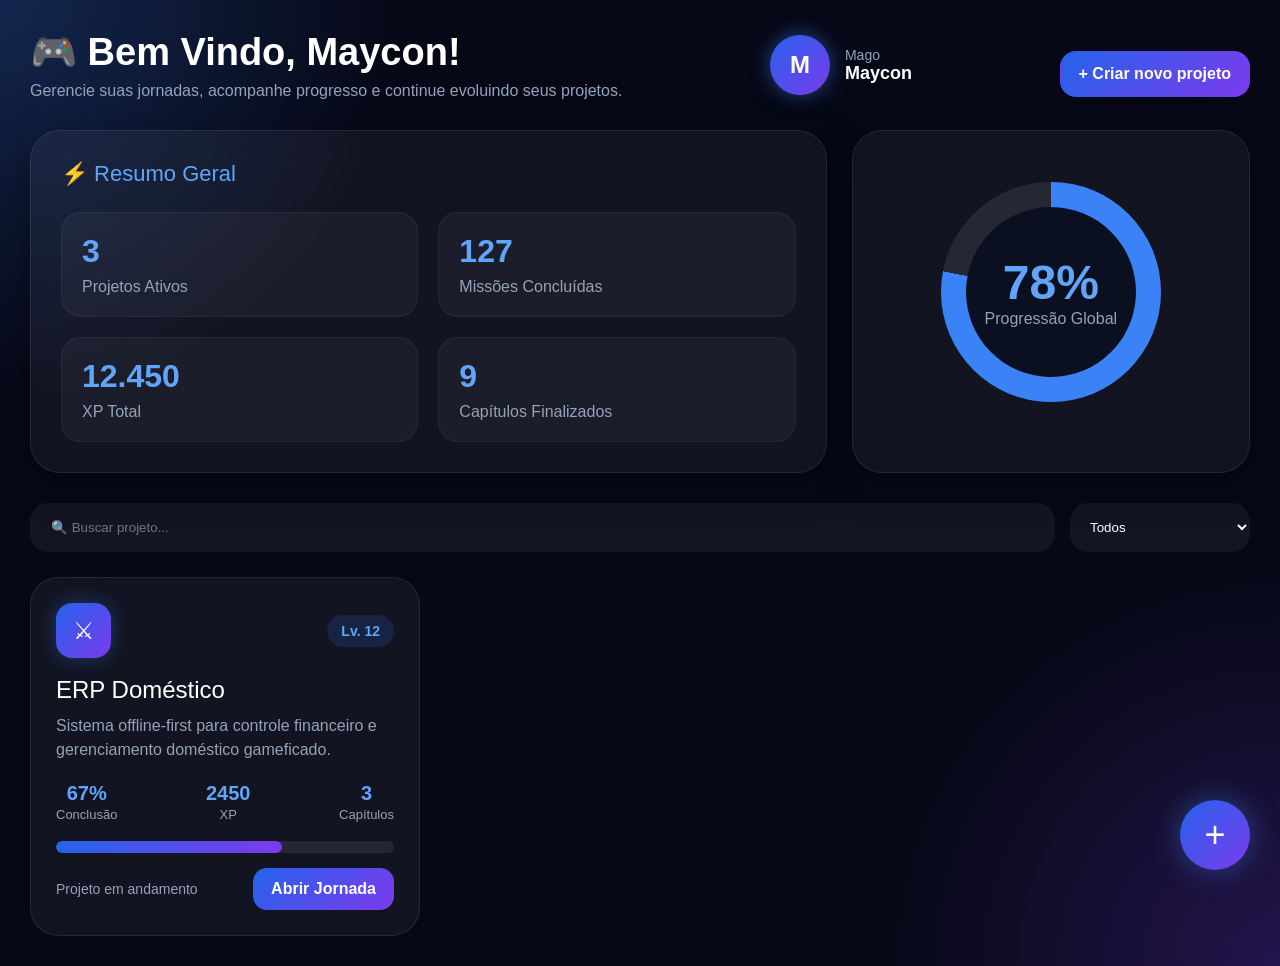
<file: index.html>
<!DOCTYPE html>
<html lang="pt-BR">
<head>
  <meta charset="UTF-8" />
  <meta name="viewport" content="width=device-width, initial-scale=1.0"/>
  <title>Mestre Dashboard</title>

  <style>

    *{
      margin:0;
      padding:0;
      box-sizing:border-box;
      font-family:Arial, Helvetica, sans-serif;
    }

    body{
      background:
        radial-gradient(circle at top left, rgba(59,130,246,.25), transparent 25%),
        radial-gradient(circle at bottom right, rgba(124,58,237,.25), transparent 25%),
        #060816;

      color:white;
      min-height:100vh;
      padding:30px;
    }

    .container{
      max-width:1400px;
      margin:auto;
    }

    /* HEADER */

    .header{
      display:flex;
      justify-content:space-between;
      align-items:center;
      margin-bottom:30px;
      flex-wrap:wrap;
      gap:20px;
    }

    .welcome h1{
      font-size:38px;
      margin-bottom:8px;
    }

    .welcome p{
      color:#94a3b8;
      font-size:16px;
    }

    .profile{
      display:flex;
      align-items:center;
      gap:15px;
    }

    .avatar{
      width:60px;
      height:60px;
      border-radius:50%;
      background:linear-gradient(135deg,#2563eb,#7c3aed);
      display:flex;
      align-items:center;
      justify-content:center;
      font-size:24px;
      font-weight:bold;
      box-shadow:0 0 20px rgba(59,130,246,.5);
    }

    .profile-info span{
      display:block;
      color:#94a3b8;
      font-size:14px;
    }

    .profile-info strong{
      font-size:18px;
    }

    .page-links{
      display:flex;
      flex-wrap:wrap;
      gap:12px;
      align-items:center;
      margin-top:18px;
    }

    .link-button{
      display:inline-flex;
      align-items:center;
      justify-content:center;
      padding:13px 18px;
      border-radius:16px;
      border:1px solid rgba(255,255,255,.12);
      color:white;
      text-decoration:none;
      font-weight:700;
      transition:.2s;
      background:rgba(255,255,255,.08);
    }

    .link-button:hover{
      transform:translateY(-2px);
      background:rgba(255,255,255,.14);
    }

    .link-button.primary{
      background:linear-gradient(135deg,#2563eb,#7c3aed);
      border-color:transparent;
    }

    /* GRID */

    .top-grid{
      display:grid;
      grid-template-columns:2fr 1fr;
      gap:25px;
      margin-bottom:30px;
    }

    .glass{
      background:rgba(255,255,255,.05);
      border:1px solid rgba(255,255,255,.08);
      backdrop-filter:blur(10px);
      border-radius:30px;
      padding:30px;
      box-shadow:0 10px 40px rgba(0,0,0,.35);
    }

    /* STATS */

    .stats-title{
      font-size:22px;
      margin-bottom:25px;
      color:#60a5fa;
    }

    .stats-grid{
      display:grid;
      grid-template-columns:repeat(2,1fr);
      gap:20px;
    }

    .stat-card{
      background:rgba(255,255,255,.04);
      border-radius:20px;
      padding:20px;
      border:1px solid rgba(255,255,255,.05);
      transition:.2s;
    }

    .stat-card:hover{
      transform:translateY(-4px);
      border-color:rgba(96,165,250,.3);
    }

    .stat-card h2{
      font-size:32px;
      margin-bottom:8px;
      color:#60a5fa;
    }

    .stat-card p{
      color:#94a3b8;
    }

    /* RADIAL */

    .radial-container{
      display:flex;
      flex-direction:column;
      align-items:center;
      justify-content:center;
      height:100%;
    }

    .radial{
      width:220px;
      height:220px;
      border-radius:50%;
      background:
        conic-gradient(#3b82f6 0% 78%, rgba(255,255,255,.08) 78% 100%);
      display:flex;
      align-items:center;
      justify-content:center;
      margin-bottom:20px;
      position:relative;
    }

    .radial::before{
      content:"";
      width:170px;
      height:170px;
      border-radius:50%;
      background:#0b1020;
      position:absolute;
    }

    .radial-content{
      position:relative;
      text-align:center;
      z-index:2;
    }

    .radial-content h1{
      font-size:48px;
      color:#60a5fa;
    }

    .radial-content span{
      color:#94a3b8;
    }

    /* SEARCH */

    .search-area{
      display:flex;
      gap:15px;
      margin-bottom:25px;
      flex-wrap:wrap;
    }

    .search{
      flex:1;
      min-width:250px;
      background:rgba(255,255,255,.05);
      border:none;
      border-radius:18px;
      padding:16px 20px;
      color:white;
      outline:none;
      border:1px solid transparent;
      transition:.2s;
    }

    .search:focus{
      border-color:#3b82f6;
      box-shadow:0 0 0 4px rgba(59,130,246,.2);
    }

    .filter{
      background:rgba(255,255,255,.05);
      border:none;
      border-radius:18px;
      padding:16px;
      color:white;
      outline:none;
      min-width:180px;
    }

    /* PROJECTS */

    .projects{
      display:grid;
      grid-template-columns:repeat(auto-fill,minmax(320px,1fr));
      gap:25px;
    }

    .project-card{
      background:rgba(255,255,255,.05);
      border:1px solid rgba(255,255,255,.08);
      border-radius:28px;
      padding:25px;
      transition:.25s;
      position:relative;
      overflow:hidden;
    }

    .project-card::before{
      content:"";
      position:absolute;
      inset:0;
      background:linear-gradient(135deg,
        rgba(59,130,246,.15),
        transparent 60%);
      opacity:0;
      transition:.25s;
    }

    .project-card:hover{
      transform:translateY(-6px);
      border-color:rgba(96,165,250,.3);
    }

    .project-card:hover::before{
      opacity:1;
    }

    .project-top{
      display:flex;
      justify-content:space-between;
      align-items:center;
      margin-bottom:18px;
      position:relative;
      z-index:2;
    }

    .project-icon{
      width:55px;
      height:55px;
      border-radius:16px;
      background:linear-gradient(135deg,#2563eb,#7c3aed);
      display:flex;
      align-items:center;
      justify-content:center;
      font-size:24px;
      box-shadow:0 0 20px rgba(59,130,246,.35);
    }

    .level{
      background:rgba(59,130,246,.15);
      color:#60a5fa;
      padding:8px 14px;
      border-radius:999px;
      font-size:14px;
      font-weight:bold;
    }

    .project-title{
      font-size:24px;
      margin-bottom:10px;
      position:relative;
      z-index:2;
    }

    .project-description{
      color:#94a3b8;
      margin-bottom:20px;
      line-height:1.5;
      position:relative;
      z-index:2;
    }

    .project-stats{
      display:flex;
      justify-content:space-between;
      margin-bottom:18px;
      position:relative;
      z-index:2;
    }

    .project-stats div{
      text-align:center;
    }

    .project-stats strong{
      display:block;
      font-size:20px;
      color:#60a5fa;
    }

    .project-stats span{
      color:#94a3b8;
      font-size:13px;
    }

    .progress-bar{
      width:100%;
      height:12px;
      border-radius:999px;
      background:rgba(255,255,255,.08);
      overflow:hidden;
      margin-bottom:15px;
      position:relative;
      z-index:2;
    }

    .progress-fill{
      height:100%;
      border-radius:999px;
      background:linear-gradient(90deg,#2563eb,#7c3aed);
    }

    .project-footer{
      display:flex;
      justify-content:space-between;
      align-items:center;
      position:relative;
      z-index:2;
    }

    .progress-text{
      color:#94a3b8;
      font-size:14px;
    }

    .open-btn{
      background:linear-gradient(135deg,#2563eb,#7c3aed);
      border:none;
      color:white;
      padding:12px 18px;
      border-radius:14px;
      cursor:pointer;
      font-weight:bold;
      transition:.2s;
      display:inline-flex;
      align-items:center;
      justify-content:center;
      text-decoration:none;
    }

    .open-btn:hover{
      opacity:.9;
      transform:scale(1.03);
    }

    /* FLOAT BUTTON */

    .float-btn{
      position:fixed;
      bottom:30px;
      right:30px;
      width:70px;
      height:70px;
      border:none;
      border-radius:50%;
      background:linear-gradient(135deg,#2563eb,#7c3aed);
      color:white;
      font-size:36px;
      cursor:pointer;
      box-shadow:0 0 30px rgba(59,130,246,.45);
      transition:.2s;
    }

    .float-btn:hover{
      transform:scale(1.08);
    }

    @media(max-width:980px){

      .top-grid{
        grid-template-columns:1fr;
      }

      .stats-grid{
        grid-template-columns:1fr;
      }

    }

  </style>
</head>

<body>

  <div class="container">

    <!-- HEADER -->

    <div class="header">

      <div class="welcome">
        <h1>🎮 Bem Vindo, Maycon!</h1>
        <p>
          Gerencie suas jornadas, acompanhe progresso e continue evoluindo seus projetos.
        </p>
      </div>

      <div class="profile">

        <div class="avatar">
          M
        </div>

        <div class="profile-info">
          <span>Mago</span>
          <strong>Maycon</strong>
        </div>

      </div>

      <div class="page-links">
        <a class="link-button primary" href="create-project.html">+ Criar novo projeto</a>
      </div>

    </div>

    <!-- TOP GRID -->

    <div class="top-grid">

      <!-- STATS -->

      <div class="glass">

        <div class="stats-title">
          ⚡ Resumo Geral
        </div>

        <div class="stats-grid">

          <div class="stat-card">
            <h2>3</h2>
            <p>Projetos Ativos</p>
          </div>

          <div class="stat-card">
            <h2>127</h2>
            <p>Missões Concluídas</p>
          </div>

          <div class="stat-card">
            <h2>12.450</h2>
            <p>XP Total</p>
          </div>

          <div class="stat-card">
            <h2>9</h2>
            <p>Capítulos Finalizados</p>
          </div>

        </div>

      </div>

      <!-- PROGRESS -->

      <div class="glass radial-container">

        <div class="radial">

          <div class="radial-content">
            <h1>78%</h1>
            <span>Progressão Global</span>
          </div>

        </div>

      </div>

    </div>

    <!-- SEARCH -->

    <div class="search-area">

      <input
        class="search"
        placeholder="🔍 Buscar projeto..."
      />

      <select class="filter">
        <option>Todos</option>
        <option>Em andamento</option>
        <option>Concluídos</option>
      </select>

    </div>

    <!-- PROJECTS -->

    <div class="projects">

      <!-- PROJECT -->

      <div class="project-card">

        <div class="project-top">

          <div class="project-icon">
            ⚔
          </div>

          <div class="level">
            Lv. 12
          </div>

        </div>

        <div class="project-title">
          ERP Doméstico
        </div>

        <div class="project-description">
          Sistema offline-first para controle financeiro e gerenciamento doméstico gameficado.
        </div>

        <div class="project-stats">

          <div>
            <strong>67%</strong>
            <span>Conclusão</span>
          </div>

          <div>
            <strong>2450</strong>
            <span>XP</span>
          </div>

          <div>
            <strong>3</strong>
            <span>Capítulos</span>
          </div>

        </div>

        <div class="progress-bar">
          <div class="progress-fill" style="width:67%;"></div>
        </div>

        <div class="project-footer">

          <div class="progress-text">
            Projeto em andamento
          </div>

          <a class="open-btn" href="project.html">
            Abrir Jornada
          </a>

        </div>

      </div>

    </div>

  </div>

  <!-- FLOAT BUTTON -->

  <button class="float-btn">
    +
  </button>

</body>
</html>
</file>
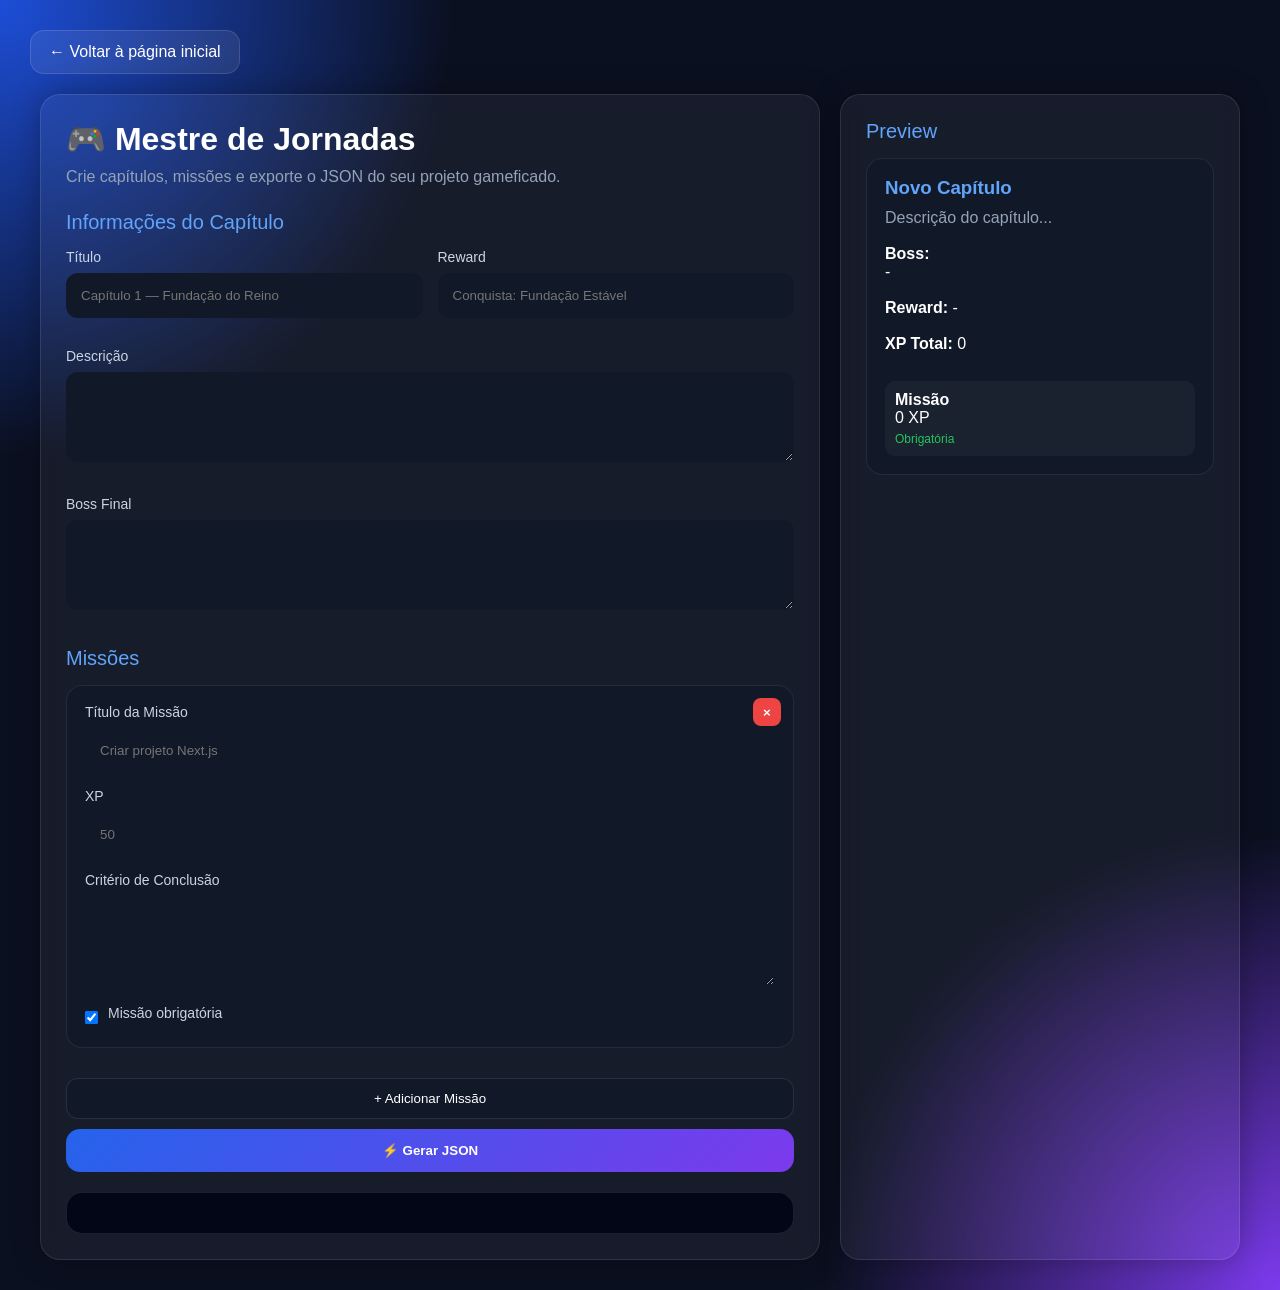
<file: create-project.html>
<!DOCTYPE html>
<html lang="pt-BR">
<head>
  <meta charset="UTF-8" />
  <meta name="viewport" content="width=device-width, initial-scale=1.0"/>
  <title>Mestre — Criador de Jornadas</title>

  <style>
    *{
      margin:0;
      padding:0;
      box-sizing:border-box;
      font-family:Arial, Helvetica, sans-serif;
    }

    body{
      background:#0b1020;
      color:white;
      min-height:100vh;
      padding:30px;
      background:
        radial-gradient(circle at top left, #1d4ed8 0%, transparent 25%),
        radial-gradient(circle at bottom right, #7c3aed 0%, transparent 25%),
        #0b1020;
    }

    .container{
      max-width:1200px;
      margin:auto;
      display:grid;
      grid-template-columns: 1fr 400px;
      gap:20px;
    }

    .panel{
      background:rgba(255,255,255,0.05);
      backdrop-filter: blur(10px);
      border:1px solid rgba(255,255,255,0.1);
      border-radius:20px;
      padding:25px;
      box-shadow:0 0 30px rgba(0,0,0,0.3);
    }

    h1{
      font-size:32px;
      margin-bottom:10px;
    }

    .subtitle{
      color:#94a3b8;
      margin-bottom:25px;
    }

    .section-title{
      font-size:20px;
      margin-bottom:15px;
      color:#60a5fa;
    }

    .grid{
      display:grid;
      grid-template-columns:1fr 1fr;
      gap:15px;
    }

    .field{
      margin-bottom:15px;
    }

    .field.full{
      grid-column:1 / -1;
    }

    label{
      display:block;
      margin-bottom:8px;
      font-size:14px;
      color:#cbd5e1;
    }

    input, textarea{
      width:100%;
      padding:14px;
      border:none;
      border-radius:12px;
      background:#111827;
      color:white;
      outline:none;
      border:1px solid transparent;
      transition:0.2s;
    }

    input:focus,
    textarea:focus{
      border-color:#3b82f6;
      box-shadow:0 0 0 3px rgba(59,130,246,0.2);
    }

    textarea{
      resize:vertical;
      min-height:90px;
    }

    .mission-card{
      background:#111827;
      border-radius:16px;
      padding:18px;
      margin-bottom:15px;
      border:1px solid rgba(255,255,255,0.08);
      position:relative;
      animation:fade .2s ease;
    }

    @keyframes fade{
      from{
        opacity:0;
        transform:translateY(10px);
      }
      to{
        opacity:1;
        transform:translateY(0);
      }
    }

    .remove-btn{
      position:absolute;
      top:12px;
      right:12px;
      background:#ef4444;
      border:none;
      color:white;
      width:28px;
      height:28px;
      border-radius:8px;
      cursor:pointer;
      font-weight:bold;
    }

    .checkbox{
      display:flex;
      align-items:center;
      gap:10px;
      margin-top:10px;
    }

    .checkbox input{
      width:auto;
    }

    button{
      border:none;
      cursor:pointer;
      transition:0.2s;
    }

    .primary-btn{
      background:linear-gradient(135deg,#2563eb,#7c3aed);
      color:white;
      padding:14px 18px;
      border-radius:14px;
      font-weight:bold;
      width:100%;
      margin-top:10px;
    }

    .primary-btn:hover{
      transform:translateY(-2px);
      opacity:0.95;
    }

    .secondary-btn{
      background:#111827;
      color:white;
      padding:12px 18px;
      border-radius:12px;
      margin-top:15px;
      border:1px solid rgba(255,255,255,0.1);
      width:100%;
    }

    .preview{
      display:flex;
      flex-direction:column;
      gap:15px;
    }

    .preview-card{
      background:#111827;
      padding:18px;
      border-radius:16px;
      border:1px solid rgba(255,255,255,0.08);
    }

    .preview-card h3{
      color:#60a5fa;
      margin-bottom:10px;
    }

    .preview-mission{
      padding:10px;
      border-radius:10px;
      background:rgba(255,255,255,0.04);
      margin-top:10px;
    }

    .required{
      color:#22c55e;
      font-size:12px;
      margin-top:5px;
    }

    .optional{
      color:#f59e0b;
      font-size:12px;
      margin-top:5px;
    }

    .page-nav{
      display:flex;
      justify-content:flex-start;
      margin-bottom:20px;
      gap:12px;
    }

    .page-nav a{
      display:inline-flex;
      align-items:center;
      gap:8px;
      padding:12px 18px;
      border-radius:14px;
      background:rgba(255,255,255,.08);
      color:#fff;
      text-decoration:none;
      border:1px solid rgba(255,255,255,.12);
      transition:.2s;
    }

    .page-nav a:hover{
      background:rgba(255,255,255,.15);
    }

    pre{
      background:#020617;
      color:#38bdf8;
      padding:20px;
      border-radius:16px;
      overflow:auto;
      margin-top:20px;
      max-height:400px;
      border:1px solid rgba(255,255,255,0.1);
    }

    @media(max-width:900px){
      .container{
        grid-template-columns:1fr;
      }

      .grid{
        grid-template-columns:1fr;
      }
    }
  </style>
</head>

<body>

  <div class="page-nav">
    <a href="index.html">← Voltar à página inicial</a>
  </div>

  <div class="container">

    <!-- FORM -->
    <div class="panel">

      <h1>🎮 Mestre de Jornadas</h1>
      <p class="subtitle">
        Crie capítulos, missões e exporte o JSON do seu projeto gameficado.
      </p>

      <div class="section-title">
        Informações do Capítulo
      </div>

      <div class="grid">

        <div class="field">
          <label>Título</label>
          <input id="chapterTitle" placeholder="Capítulo 1 — Fundação do Reino">
        </div>

        <div class="field">
          <label>Reward</label>
          <input id="chapterReward" placeholder="Conquista: Fundação Estável">
        </div>

        <div class="field full">
          <label>Descrição</label>
          <textarea id="chapterDescription"></textarea>
        </div>

        <div class="field full">
          <label>Boss Final</label>
          <textarea id="chapterBoss"></textarea>
        </div>

      </div>

      <br>

      <div class="section-title">
        Missões
      </div>

      <div id="missionsContainer"></div>

      <button class="secondary-btn" onclick="addMission()">
        + Adicionar Missão
      </button>

      <button class="primary-btn" onclick="generateJSON()">
        ⚡ Gerar JSON
      </button>

      <pre id="jsonOutput"></pre>

    </div>

    <!-- PREVIEW -->
    <div class="panel">

      <div class="section-title">
        Preview
      </div>

      <div class="preview" id="preview"></div>

    </div>

  </div>

  <script>

    let missionCount = 0;

    function addMission() {

      missionCount++;

      const missionHTML = `
        <div class="mission-card" id="mission-${missionCount}">

          <button class="remove-btn" onclick="removeMission(${missionCount})">
            ×
          </button>

          <div class="field">
            <label>Título da Missão</label>
            <input class="mission-title" placeholder="Criar projeto Next.js">
          </div>

          <div class="field">
            <label>XP</label>
            <input class="mission-xp" type="number" placeholder="50">
          </div>

          <div class="field">
            <label>Critério de Conclusão</label>
            <textarea class="mission-criteria"></textarea>
          </div>

          <div class="checkbox">
            <input class="mission-required" type="checkbox" checked>
            <label>Missão obrigatória</label>
          </div>

        </div>
      `;

      document
        .getElementById("missionsContainer")
        .insertAdjacentHTML("beforeend", missionHTML);

      updatePreview();
      attachListeners();
    }

    function removeMission(id){
      document.getElementById(`mission-${id}`).remove();
      updatePreview();
    }

    function getData(){

      const missions = [];

      document.querySelectorAll(".mission-card").forEach(card => {

        missions.push({
          title: card.querySelector(".mission-title").value,
          xp: Number(card.querySelector(".mission-xp").value),
          doneCriteria: card.querySelector(".mission-criteria").value,
          required: card.querySelector(".mission-required").checked
        });

      });

      return {
        title: document.getElementById("chapterTitle").value,
        description: document.getElementById("chapterDescription").value,
        boss: document.getElementById("chapterBoss").value,
        reward: document.getElementById("chapterReward").value,
        missions
      };
    }

    function generateJSON(){

      const data = getData();

      const finalJSON = [
        {
          title: data.title,
          description: data.description,
          boss: data.boss,
          reward: data.reward,
          missions: data.missions
        }
      ];

      document.getElementById("jsonOutput").textContent =
        JSON.stringify(finalJSON, null, 2);

    }

    function updatePreview(){

      const data = getData();

      const totalXP = data.missions.reduce((acc,m)=>acc+(m.xp || 0),0);

      document.getElementById("preview").innerHTML = `
        <div class="preview-card">

          <h3>${data.title || "Novo Capítulo"}</h3>

          <p style="color:#94a3b8;">
            ${data.description || "Descrição do capítulo..."}
          </p>

          <br>

          <p>
            <strong>Boss:</strong><br>
            ${data.boss || "-"}
          </p>

          <br>

          <p>
            <strong>Reward:</strong>
            ${data.reward || "-"}
          </p>

          <br>

          <p>
            <strong>XP Total:</strong>
            ${totalXP}
          </p>

          <br>

          ${
            data.missions.map(m => `
              <div class="preview-mission">
                <strong>${m.title || "Missão"}</strong>
                <div>${m.xp || 0} XP</div>
                <div class="${m.required ? "required":"optional"}">
                  ${m.required ? "Obrigatória":"Opcional"}
                </div>
              </div>
            `).join("")
          }

        </div>
      `;
    }

    function attachListeners(){

      document
        .querySelectorAll("input, textarea")
        .forEach(el => {
          el.oninput = updatePreview;
        });

    }

    attachListeners();
    addMission();

  </script>

</body>
</html>
</file>
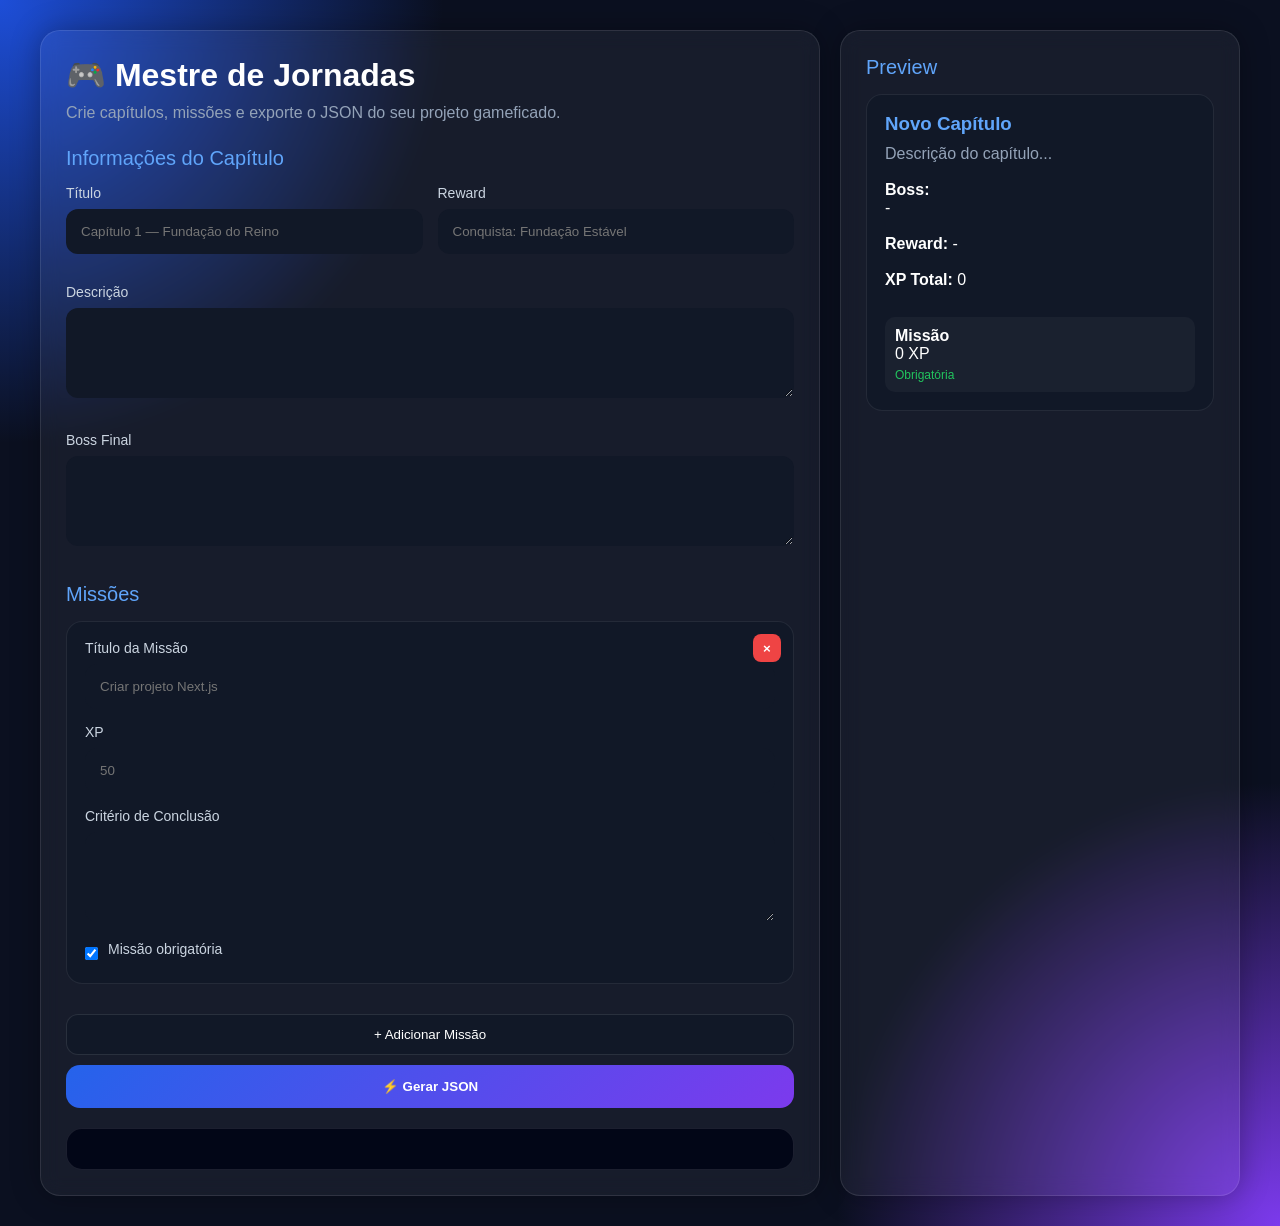
<file: main.html>
<!DOCTYPE html>
<html lang="pt-BR">
<head>
  <meta charset="UTF-8" />
  <meta name="viewport" content="width=device-width, initial-scale=1.0"/>
  <title>Mestre — Criador de Jornadas</title>

  <style>
    *{
      margin:0;
      padding:0;
      box-sizing:border-box;
      font-family:Arial, Helvetica, sans-serif;
    }

    body{
      background:#0b1020;
      color:white;
      min-height:100vh;
      padding:30px;
      background:
        radial-gradient(circle at top left, #1d4ed8 0%, transparent 25%),
        radial-gradient(circle at bottom right, #7c3aed 0%, transparent 25%),
        #0b1020;
    }

    .container{
      max-width:1200px;
      margin:auto;
      display:grid;
      grid-template-columns: 1fr 400px;
      gap:20px;
    }

    .panel{
      background:rgba(255,255,255,0.05);
      backdrop-filter: blur(10px);
      border:1px solid rgba(255,255,255,0.1);
      border-radius:20px;
      padding:25px;
      box-shadow:0 0 30px rgba(0,0,0,0.3);
    }

    h1{
      font-size:32px;
      margin-bottom:10px;
    }

    .subtitle{
      color:#94a3b8;
      margin-bottom:25px;
    }

    .section-title{
      font-size:20px;
      margin-bottom:15px;
      color:#60a5fa;
    }

    .grid{
      display:grid;
      grid-template-columns:1fr 1fr;
      gap:15px;
    }

    .field{
      margin-bottom:15px;
    }

    .field.full{
      grid-column:1 / -1;
    }

    label{
      display:block;
      margin-bottom:8px;
      font-size:14px;
      color:#cbd5e1;
    }

    input, textarea{
      width:100%;
      padding:14px;
      border:none;
      border-radius:12px;
      background:#111827;
      color:white;
      outline:none;
      border:1px solid transparent;
      transition:0.2s;
    }

    input:focus,
    textarea:focus{
      border-color:#3b82f6;
      box-shadow:0 0 0 3px rgba(59,130,246,0.2);
    }

    textarea{
      resize:vertical;
      min-height:90px;
    }

    .mission-card{
      background:#111827;
      border-radius:16px;
      padding:18px;
      margin-bottom:15px;
      border:1px solid rgba(255,255,255,0.08);
      position:relative;
      animation:fade .2s ease;
    }

    @keyframes fade{
      from{
        opacity:0;
        transform:translateY(10px);
      }
      to{
        opacity:1;
        transform:translateY(0);
      }
    }

    .remove-btn{
      position:absolute;
      top:12px;
      right:12px;
      background:#ef4444;
      border:none;
      color:white;
      width:28px;
      height:28px;
      border-radius:8px;
      cursor:pointer;
      font-weight:bold;
    }

    .checkbox{
      display:flex;
      align-items:center;
      gap:10px;
      margin-top:10px;
    }

    .checkbox input{
      width:auto;
    }

    button{
      border:none;
      cursor:pointer;
      transition:0.2s;
    }

    .primary-btn{
      background:linear-gradient(135deg,#2563eb,#7c3aed);
      color:white;
      padding:14px 18px;
      border-radius:14px;
      font-weight:bold;
      width:100%;
      margin-top:10px;
    }

    .primary-btn:hover{
      transform:translateY(-2px);
      opacity:0.95;
    }

    .secondary-btn{
      background:#111827;
      color:white;
      padding:12px 18px;
      border-radius:12px;
      margin-top:15px;
      border:1px solid rgba(255,255,255,0.1);
      width:100%;
    }

    .preview{
      display:flex;
      flex-direction:column;
      gap:15px;
    }

    .preview-card{
      background:#111827;
      padding:18px;
      border-radius:16px;
      border:1px solid rgba(255,255,255,0.08);
    }

    .preview-card h3{
      color:#60a5fa;
      margin-bottom:10px;
    }

    .preview-mission{
      padding:10px;
      border-radius:10px;
      background:rgba(255,255,255,0.04);
      margin-top:10px;
    }

    .required{
      color:#22c55e;
      font-size:12px;
      margin-top:5px;
    }

    .optional{
      color:#f59e0b;
      font-size:12px;
      margin-top:5px;
    }

    pre{
      background:#020617;
      color:#38bdf8;
      padding:20px;
      border-radius:16px;
      overflow:auto;
      margin-top:20px;
      max-height:400px;
      border:1px solid rgba(255,255,255,0.1);
    }

    @media(max-width:900px){
      .container{
        grid-template-columns:1fr;
      }

      .grid{
        grid-template-columns:1fr;
      }
    }
  </style>
</head>

<body>

  <div class="container">

    <!-- FORM -->
    <div class="panel">

      <h1>🎮 Mestre de Jornadas</h1>
      <p class="subtitle">
        Crie capítulos, missões e exporte o JSON do seu projeto gameficado.
      </p>

      <div class="section-title">
        Informações do Capítulo
      </div>

      <div class="grid">

        <div class="field">
          <label>Título</label>
          <input id="chapterTitle" placeholder="Capítulo 1 — Fundação do Reino">
        </div>

        <div class="field">
          <label>Reward</label>
          <input id="chapterReward" placeholder="Conquista: Fundação Estável">
        </div>

        <div class="field full">
          <label>Descrição</label>
          <textarea id="chapterDescription"></textarea>
        </div>

        <div class="field full">
          <label>Boss Final</label>
          <textarea id="chapterBoss"></textarea>
        </div>

      </div>

      <br>

      <div class="section-title">
        Missões
      </div>

      <div id="missionsContainer"></div>

      <button class="secondary-btn" onclick="addMission()">
        + Adicionar Missão
      </button>

      <button class="primary-btn" onclick="generateJSON()">
        ⚡ Gerar JSON
      </button>

      <pre id="jsonOutput"></pre>

    </div>

    <!-- PREVIEW -->
    <div class="panel">

      <div class="section-title">
        Preview
      </div>

      <div class="preview" id="preview"></div>

    </div>

  </div>

  <script>

    let missionCount = 0;

    function addMission() {

      missionCount++;

      const missionHTML = `
        <div class="mission-card" id="mission-${missionCount}">

          <button class="remove-btn" onclick="removeMission(${missionCount})">
            ×
          </button>

          <div class="field">
            <label>Título da Missão</label>
            <input class="mission-title" placeholder="Criar projeto Next.js">
          </div>

          <div class="field">
            <label>XP</label>
            <input class="mission-xp" type="number" placeholder="50">
          </div>

          <div class="field">
            <label>Critério de Conclusão</label>
            <textarea class="mission-criteria"></textarea>
          </div>

          <div class="checkbox">
            <input class="mission-required" type="checkbox" checked>
            <label>Missão obrigatória</label>
          </div>

        </div>
      `;

      document
        .getElementById("missionsContainer")
        .insertAdjacentHTML("beforeend", missionHTML);

      updatePreview();
      attachListeners();
    }

    function removeMission(id){
      document.getElementById(`mission-${id}`).remove();
      updatePreview();
    }

    function getData(){

      const missions = [];

      document.querySelectorAll(".mission-card").forEach(card => {

        missions.push({
          title: card.querySelector(".mission-title").value,
          xp: Number(card.querySelector(".mission-xp").value),
          doneCriteria: card.querySelector(".mission-criteria").value,
          required: card.querySelector(".mission-required").checked
        });

      });

      return {
        title: document.getElementById("chapterTitle").value,
        description: document.getElementById("chapterDescription").value,
        boss: document.getElementById("chapterBoss").value,
        reward: document.getElementById("chapterReward").value,
        missions
      };
    }

    function generateJSON(){

      const data = getData();

      const finalJSON = [
        {
          title: data.title,
          description: data.description,
          boss: data.boss,
          reward: data.reward,
          missions: data.missions
        }
      ];

      document.getElementById("jsonOutput").textContent =
        JSON.stringify(finalJSON, null, 2);

    }

    function updatePreview(){

      const data = getData();

      const totalXP = data.missions.reduce((acc,m)=>acc+(m.xp || 0),0);

      document.getElementById("preview").innerHTML = `
        <div class="preview-card">

          <h3>${data.title || "Novo Capítulo"}</h3>

          <p style="color:#94a3b8;">
            ${data.description || "Descrição do capítulo..."}
          </p>

          <br>

          <p>
            <strong>Boss:</strong><br>
            ${data.boss || "-"}
          </p>

          <br>

          <p>
            <strong>Reward:</strong>
            ${data.reward || "-"}
          </p>

          <br>

          <p>
            <strong>XP Total:</strong>
            ${totalXP}
          </p>

          <br>

          ${
            data.missions.map(m => `
              <div class="preview-mission">
                <strong>${m.title || "Missão"}</strong>
                <div>${m.xp || 0} XP</div>
                <div class="${m.required ? "required":"optional"}">
                  ${m.required ? "Obrigatória":"Opcional"}
                </div>
              </div>
            `).join("")
          }

        </div>
      `;
    }

    function attachListeners(){

      document
        .querySelectorAll("input, textarea")
        .forEach(el => {
          el.oninput = updatePreview;
        });

    }

    attachListeners();
    addMission();

  </script>

</body>
</html>
</file>
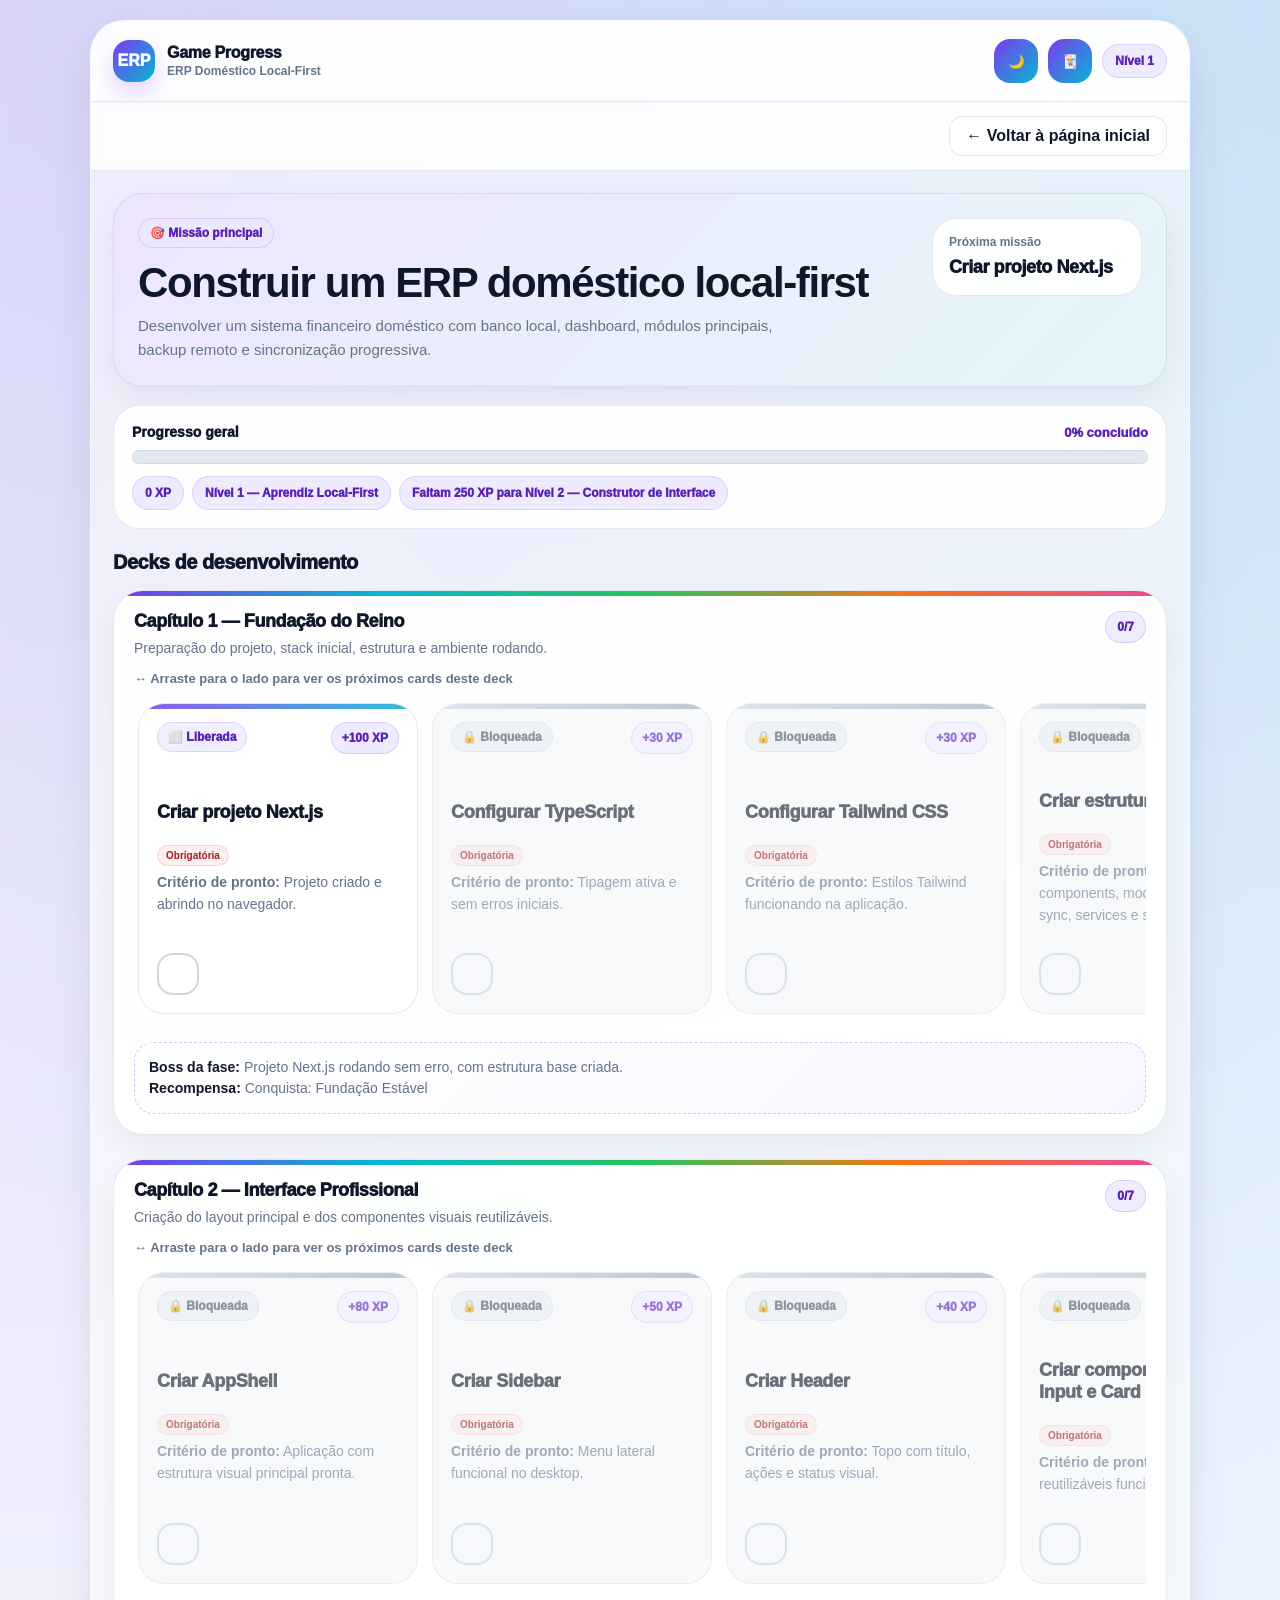
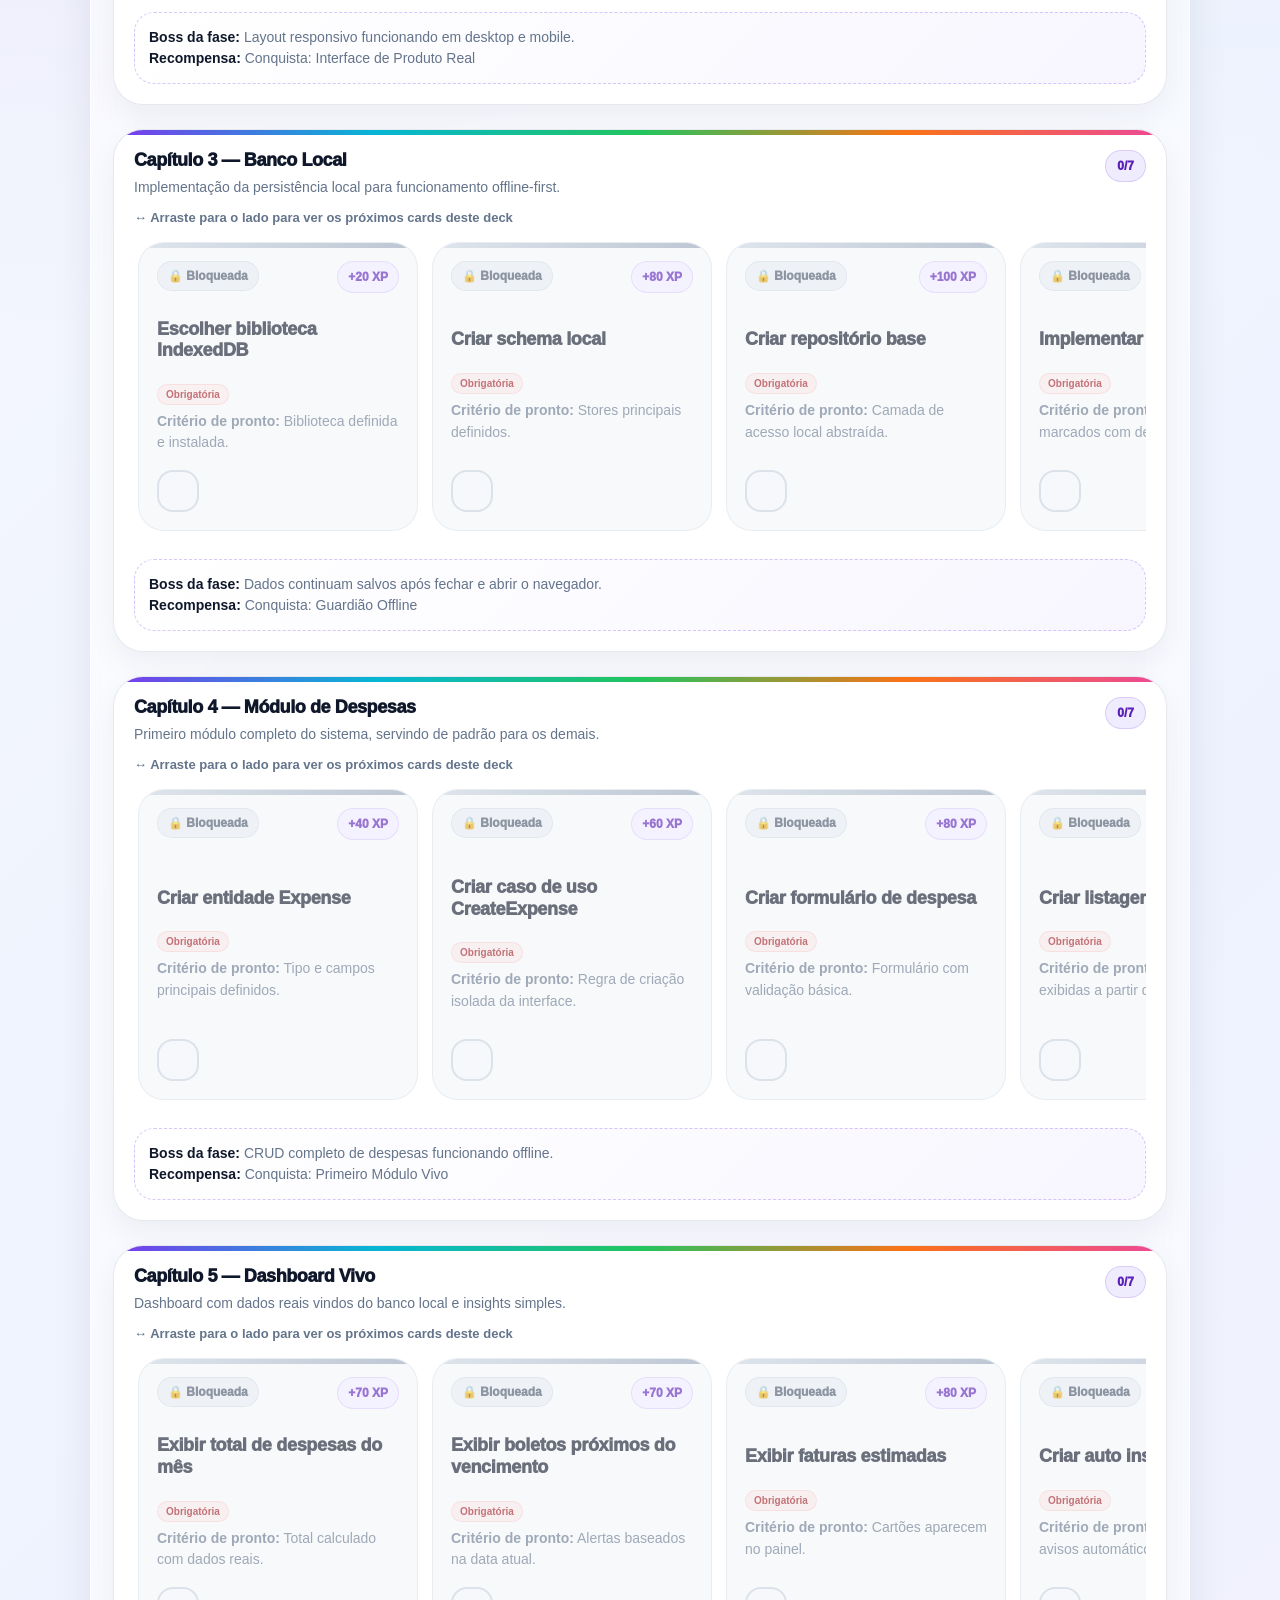
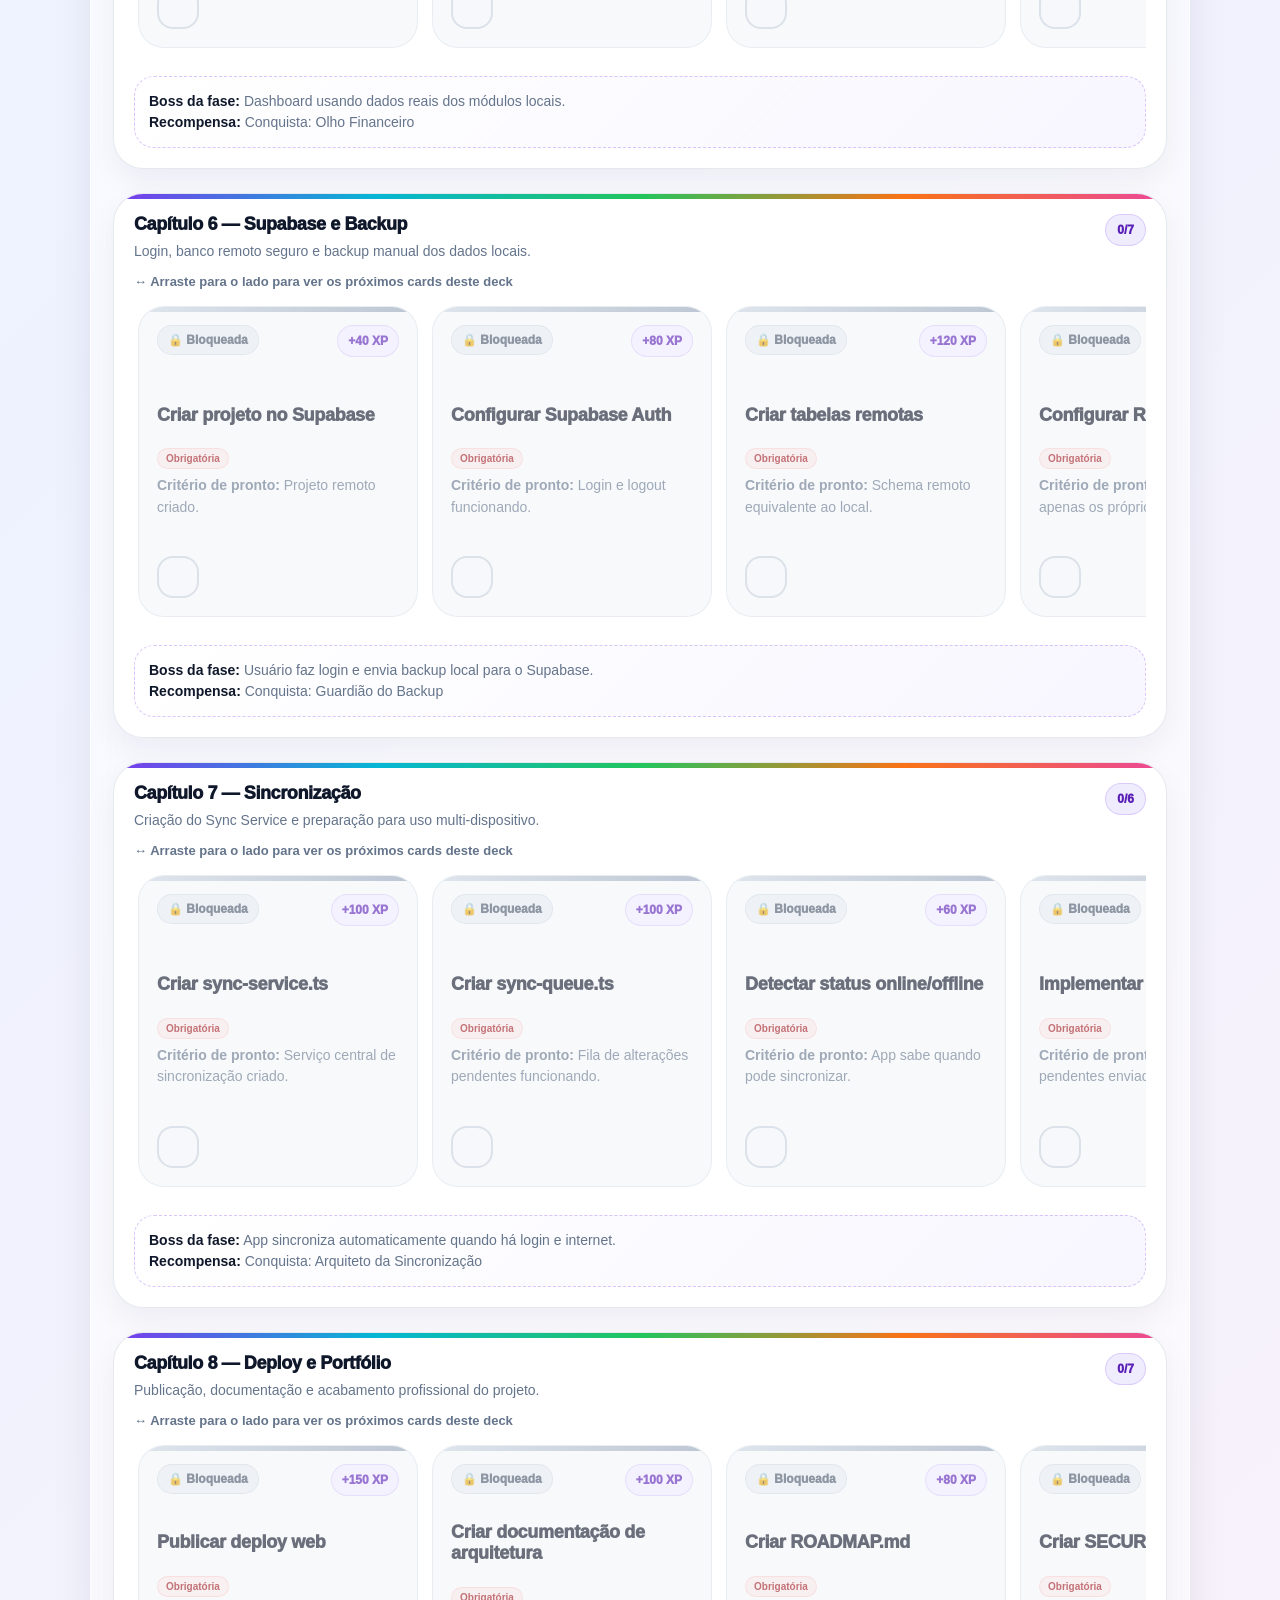
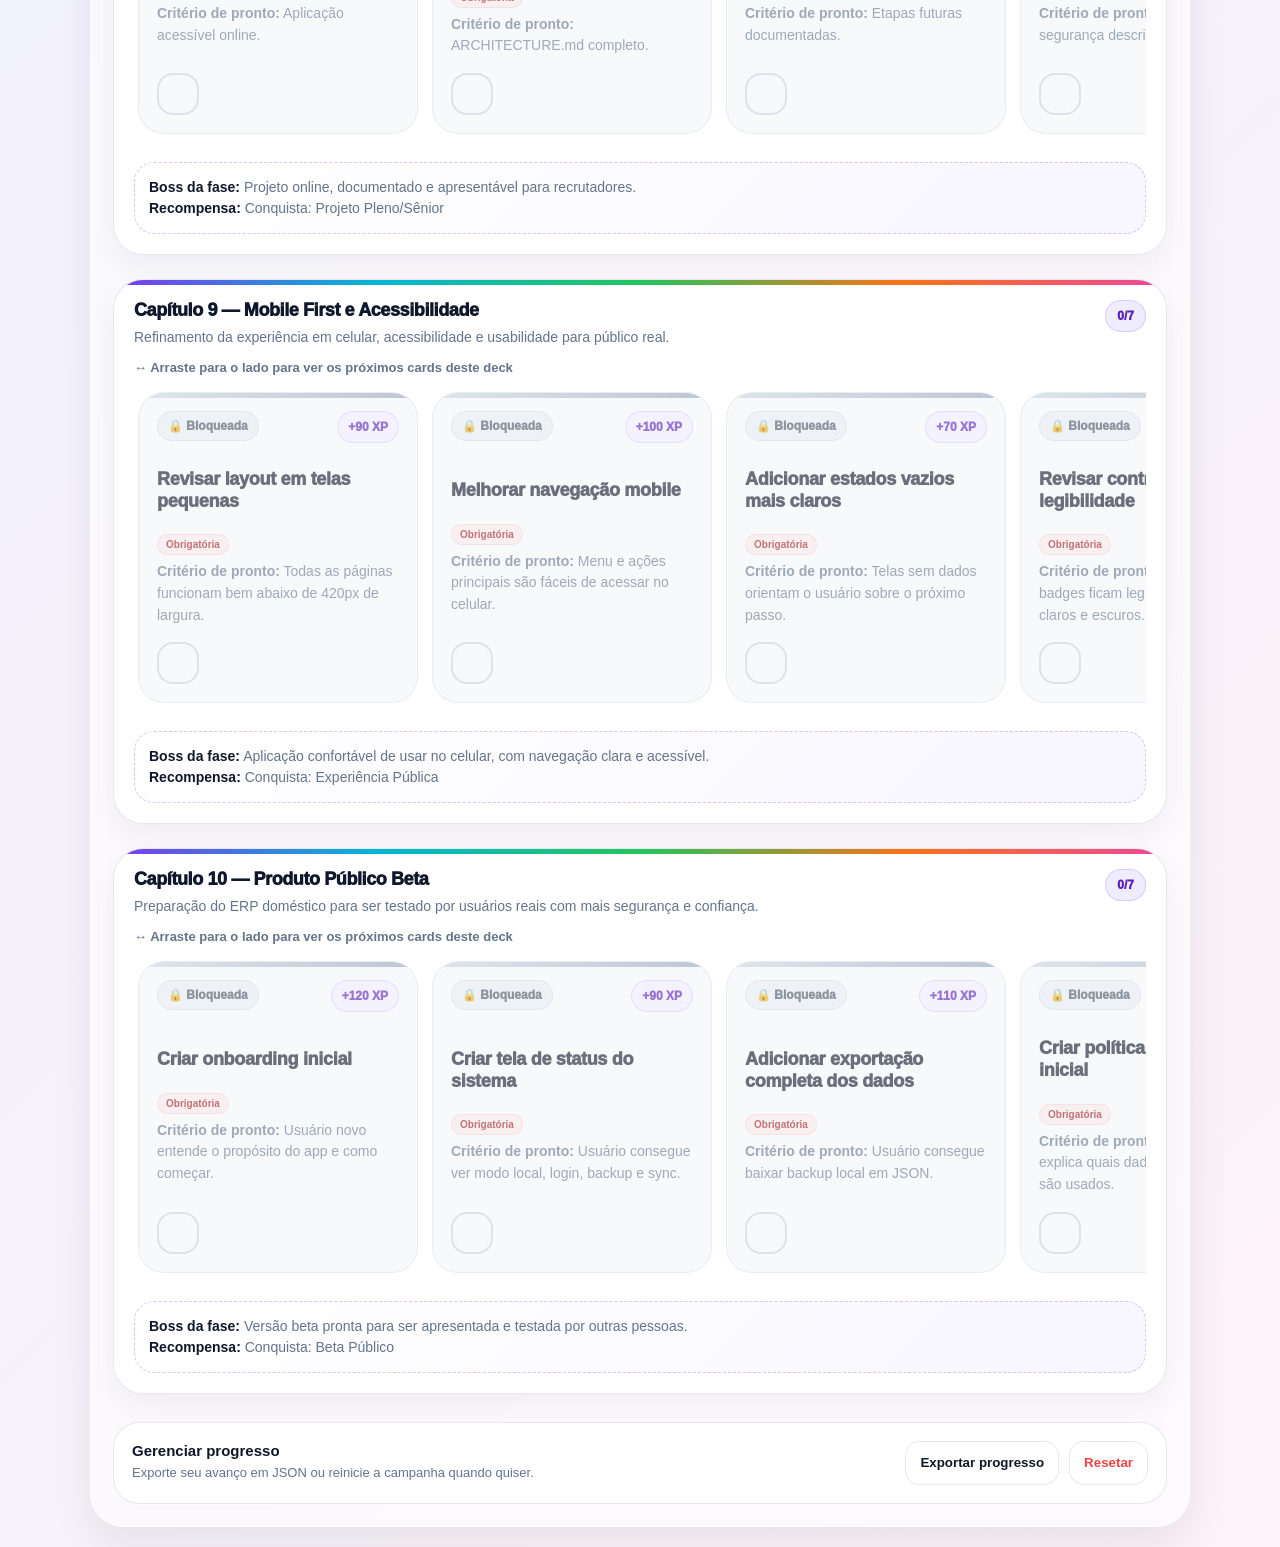
<file: project.html>
<!DOCTYPE html>
<html lang="pt-BR" data-theme="light">
<head>
  <meta charset="UTF-8" />
  <meta name="viewport" content="width=device-width, initial-scale=1.0" />
  <title>Game Progress — ERP Doméstico</title>
  <link rel="stylesheet" href="css/styles.css" />
  <style>
    .page-nav{
      display:flex;
      justify-content:flex-end;
      gap:12px;
      padding:14px 22px;
      background:rgba(255,255,255,.72);
      border-bottom:1px solid rgba(148,163,184,.25);
      backdrop-filter:blur(12px);
    }
    .page-nav a{
      font-weight:700;
      color:var(--text);
      text-decoration:none;
      padding:10px 16px;
      border-radius:14px;
      border:1px solid var(--border);
      background:rgba(255,255,255,.82);
      transition:.2s;
    }
    .page-nav a:hover{
      background:rgba(255,255,255,.96);
      transform:translateY(-1px);
    }
    html[data-theme="dark"] .page-nav{background:rgba(15,23,42,.72);}
    html[data-theme="dark"] .page-nav a{background:rgba(15,23,42,.86);color:#e5e7eb;}
  </style>
</head>
<body>
  <main class="app">
    <div class="native-shell">
      <header class="app-topbar">
        <div class="brand">
          <div class="brand-icon">ERP</div>
          <div>
            <p class="brand-title">Game Progress</p>
            <p class="brand-subtitle">ERP Doméstico Local-First</p>
          </div>
        </div>
        <div class="top-actions">
          <button class="icon-button" id="themeToggle" type="button" aria-label="Alternar modo noturno">🌙</button>
          <div class="style-dropdown">
            <button class="icon-button" id="cardStyleToggle" type="button" aria-label="Selecionar estilo dos cards">🃏</button>
            <div class="style-dropdown-menu" id="styleDropdownMenu">
              <button type="button" data-style="rounded">● Arredondado</button>
              <button type="button" data-style="square">● Quadrado</button>
              <button type="button" data-style="checklist">● Checklist</button>
            </div>
          </div>
          <span class="top-pill" id="topLevelLabel">Nível 1</span>
        </div>
      </header>
      <div class="page-nav">
        <a href="index.html">← Voltar à página inicial</a>
      </div>
      <div class="content">
        <section class="main-mission">
          <div>
            <div class="eyebrow">🎯 Missão principal</div>
            <h1>Construir um ERP doméstico local-first</h1>
            <p class="subtitle">Desenvolver um sistema financeiro doméstico com banco local, dashboard, módulos principais, backup remoto e sincronização progressiva.</p>
          </div>
          <aside class="mission-focus-card">
            <p class="focus-label">Próxima missão</p>
            <p class="focus-value" id="nextMissionLabel">-</p>
          </aside>
        </section>
        <section class="progress-card" aria-label="Progresso geral">
          <div class="progress-top">
            <p class="progress-title">Progresso geral</p>
            <p class="progress-percent" id="progressPercent">0%</p>
          </div>
          <div class="progress-bar"><div class="progress-fill" id="progressFill"></div></div>
          <div class="progress-mini">
            <span class="summary-pill" id="xpLabel">0 XP</span>
            <span class="summary-pill" id="levelLabel">Nível 1</span>
            <span class="summary-pill" id="nextLevelHint">Faltam 250 XP para o próximo nível</span>
          </div>
        </section>
        <h2 class="section-title">Decks de desenvolvimento</h2>
        <div class="chapters" id="chapters"></div>
        <section class="footer-actions">
          <div class="footer-actions-text">
            <strong>Gerenciar progresso</strong>
            <span>Exporte seu avanço em JSON ou reinicie a campanha quando quiser.</span>
          </div>
          <div class="actions">
            <button class="secondary" id="exportBtn" type="button">Exportar progresso</button>
            <button class="secondary danger" id="resetBtn" type="button">Resetar</button>
          </div>
        </section>
      </div>
    </div>
  </main>
  <div class="toast" id="toast"></div>
  <script src="js/app.js"></script>
</body>
</html>
</file>
<file: css/styles.css>
:root {
  --bg: #f8fafc;
  --surface: rgba(255,255,255,.92);
  --card: rgba(255,255,255,.96);
  --text: #0f172a;
  --muted: #64748b;
  --border: rgba(148,163,184,.24);
  --primary: #7c3aed;
  --primary-dark: #5b21b6;
  --secondary: #06b6d4;
  --accent: #f97316;
  --pink: #ec4899;
  --success: #22c55e;
  --danger: #ef4444;
  --soft: rgba(241,245,249,.88);
  --shadow: 0 18px 42px rgba(15,23,42,.08);
}
html[data-theme="dark"] {
  --bg: #020617;
  --surface: rgba(15,23,42,.86);
  --card: rgba(15,23,42,.94);
  --text: #e5e7eb;
  --muted: #94a3b8;
  --border: rgba(148,163,184,.20);
  --primary: #a78bfa;
  --primary-dark: #c4b5fd;
  --secondary: #22d3ee;
  --accent: #fb923c;
  --pink: #f472b6;
  --success: #4ade80;
  --danger: #fb7185;
  --soft: rgba(30,41,59,.86);
  --shadow: 0 18px 42px rgba(0,0,0,.30);
}
*{box-sizing:border-box;margin:0;padding:0}
html{scroll-behavior:smooth}
body{
  font-family:Inter,Arial,Helvetica,sans-serif;
  background:radial-gradient(circle at top left,rgba(124,58,237,.18) 0,transparent 30%),radial-gradient(circle at top right,rgba(6,182,212,.16) 0,transparent 28%),linear-gradient(135deg,#f8fafc 0%,#eef2ff 48%,#fdf2f8 100%);
  color:var(--text);min-height:100vh;padding:20px;
}
html[data-theme="dark"] body{background:radial-gradient(circle at top left,rgba(167,139,250,.22) 0,transparent 32%),radial-gradient(circle at top right,rgba(34,211,238,.16) 0,transparent 30%),linear-gradient(135deg,#020617 0%,#0f172a 50%,#111827 100%)}
.app{width:min(1100px,100%);margin:0 auto}
.native-shell{min-height:calc(100vh - 40px);background:rgba(255,255,255,.55);border:1px solid rgba(255,255,255,.65);border-radius:34px;box-shadow:var(--shadow);overflow:hidden;backdrop-filter:blur(18px)}
html[data-theme="dark"] .native-shell{background:rgba(2,6,23,.44);border-color:rgba(148,163,184,.14)}
.app-topbar{position:sticky;top:0;z-index:20;display:flex;justify-content:space-between;align-items:center;gap:14px;padding:18px 22px;background:rgba(255,255,255,.82);border-bottom:1px solid var(--border);backdrop-filter:blur(20px)}
html[data-theme="dark"] .app-topbar{background:rgba(15,23,42,.78)}
.brand{display:flex;align-items:center;gap:12px;min-width:0}.brand-icon{width:42px;height:42px;border-radius:16px;display:grid;place-items:center;color:#fff;font-weight:950;background:linear-gradient(135deg,var(--primary),var(--secondary));box-shadow:0 10px 22px rgba(124,58,237,.22);flex-shrink:0}.brand-title{font-size:16px;font-weight:950;letter-spacing:-.3px;white-space:nowrap;overflow:hidden;text-overflow:ellipsis}.brand-subtitle{color:var(--muted);font-size:12px;font-weight:750;margin-top:2px}.top-actions{display:flex;align-items:center;gap:10px}
.top-pill,.summary-pill{border-radius:999px;padding:9px 12px;font-size:12px;font-weight:950;background:rgba(237,233,254,.9);border:1px solid rgba(124,58,237,.16);color:var(--primary-dark);white-space:nowrap}html[data-theme="dark"] .top-pill,html[data-theme="dark"] .summary-pill{background:rgba(76,29,149,.32);color:#ddd6fe;border-color:rgba(167,139,250,.22)}
button{border:none;border-radius:15px;padding:11px 14px;font-weight:900;cursor:pointer;transition:.2s ease;background:linear-gradient(135deg,var(--primary),var(--secondary));color:#fff;min-height:44px}button:hover:not(:disabled){transform:translateY(-1px);box-shadow:0 12px 25px rgba(124,58,237,.22)}button:disabled{cursor:not-allowed}.icon-button{width:44px;min-height:44px;border-radius:16px;padding:0;display:grid;place-items:center}button.secondary{background:var(--card);color:var(--text);border:1px solid var(--border)}button.danger{color:var(--danger)}
.content{padding:22px}.main-mission{display:grid;grid-template-columns:minmax(0,1fr) auto;gap:18px;align-items:start;background:linear-gradient(135deg,rgba(124,58,237,.12),rgba(6,182,212,.10)),var(--surface);border:1px solid var(--border);border-radius:30px;padding:24px;margin-bottom:18px;box-shadow:0 12px 30px rgba(15,23,42,.06)}.eyebrow{display:inline-flex;align-items:center;gap:8px;font-size:12px;font-weight:950;color:var(--primary-dark);background:rgba(237,233,254,.92);border:1px solid rgba(124,58,237,.18);border-radius:999px;padding:7px 11px;margin-bottom:14px}html[data-theme="dark"] .eyebrow{background:rgba(76,29,149,.32);color:#ddd6fe}h1{font-size:clamp(28px,4vw,42px);line-height:1;letter-spacing:-1.4px;margin-bottom:10px;color:var(--text)}.subtitle{max-width:680px;color:var(--muted);font-size:15px;line-height:1.6}.mission-focus-card{min-width:210px;background:var(--card);border:1px solid var(--border);border-radius:24px;padding:16px}.focus-label{color:var(--muted);font-size:12px;font-weight:850;margin-bottom:8px}.focus-value{font-size:18px;font-weight:950;letter-spacing:-.4px;line-height:1.2}
.progress-card{background:var(--surface);border:1px solid var(--border);border-radius:26px;padding:18px;margin-bottom:22px}.progress-top{display:flex;justify-content:space-between;align-items:center;gap:12px;margin-bottom:10px}.progress-title{font-size:14px;font-weight:950;color:var(--text)}.progress-percent{color:var(--primary-dark);font-weight:950;font-size:13px;white-space:nowrap}.progress-bar{height:14px;background:rgba(226,232,240,.95);border-radius:999px;overflow:hidden;border:1px solid var(--border)}html[data-theme="dark"] .progress-bar{background:rgba(30,41,59,.95)}.progress-fill{height:100%;width:0%;background:linear-gradient(90deg,#7c3aed,#06b6d4,#22c55e,#f97316);border-radius:999px;transition:width .35s ease}.progress-mini{display:flex;gap:8px;flex-wrap:wrap;margin-top:12px}.section-title{font-size:20px;font-weight:950;letter-spacing:-.5px;margin:4px 0 16px}
.chapters{display:grid;gap:24px}.chapter{background:var(--surface);border:1px solid var(--border);border-radius:30px;padding:20px;box-shadow:0 12px 30px rgba(15,23,42,.05);position:relative;overflow:hidden}.chapter::before{content:"";position:absolute;top:0;left:0;right:0;height:5px;background:linear-gradient(90deg,var(--primary),var(--secondary),var(--success),var(--accent),var(--pink))}.chapter-header{display:flex;justify-content:space-between;gap:16px;align-items:flex-start;margin-bottom:16px}.chapter-title{font-size:18px;font-weight:950;letter-spacing:-.4px;margin-bottom:6px}.chapter-description{color:var(--muted);font-size:14px;line-height:1.5;max-width:760px}.badge{white-space:nowrap;border-radius:999px;padding:8px 11px;font-size:12px;font-weight:950;border:1px solid rgba(124,58,237,.18);background:rgba(237,233,254,.85);color:#5b21b6}.badge.done{background:rgba(220,252,231,.95);border-color:rgba(34,197,94,.25);color:#166534}html[data-theme="dark"] .badge{background:rgba(76,29,149,.32);color:#ddd6fe}html[data-theme="dark"] .badge.done{background:rgba(20,83,45,.36);color:#bbf7d0}.deck-hint{color:var(--muted);font-size:13px;font-weight:750;margin:-4px 0 13px;display:flex;align-items:center;gap:8px}
.mission-list{display:grid;grid-auto-flow:column;grid-auto-columns:minmax(280px,360px);gap:14px;overflow-x:auto;overflow-y:hidden;scroll-snap-type:x mandatory;scroll-padding:4px;padding:4px 4px 14px;cursor:grab;-webkit-overflow-scrolling:touch;scrollbar-width:thin;scrollbar-color:rgba(124,58,237,.45) transparent}.mission-list:active{cursor:grabbing}.mission-list::-webkit-scrollbar{height:8px}.mission-list::-webkit-scrollbar-track{background:rgba(226,232,240,.65);border-radius:999px}.mission-list::-webkit-scrollbar-thumb{background:linear-gradient(90deg,var(--primary),var(--secondary));border-radius:999px}.mission{min-height:250px;display:flex;flex-direction:column;justify-content:space-between;gap:16px;border:1px solid var(--border);border-radius:26px;padding:18px;background:var(--card);transition:.2s ease;scroll-snap-align:start;position:relative;overflow:hidden}.mission::before{content:"";position:absolute;inset:0 0 auto 0;height:5px;background:linear-gradient(90deg,rgba(124,58,237,.85),rgba(6,182,212,.85))}.mission:hover{border-color:rgba(124,58,237,.35);transform:translateY(-2px);box-shadow:0 16px 32px rgba(15,23,42,.08)}.mission.locked{opacity:.62;background:var(--soft);transform:none;box-shadow:none}.mission.locked::before{background:linear-gradient(90deg,#cbd5e1,#94a3b8)}.mission.done{background:linear-gradient(135deg,rgba(240,253,244,.98),rgba(236,253,245,.96));border-color:rgba(34,197,94,.28)}html[data-theme="dark"] .mission.done{background:linear-gradient(135deg,rgba(20,83,45,.42),rgba(15,118,110,.18))}.mission.done::before{background:linear-gradient(90deg,var(--success),#14b8a6)}.mission-top{display:flex;justify-content:space-between;align-items:flex-start;gap:12px}.check{width:42px;height:42px;min-height:42px;border-radius:16px;border:2px solid rgba(148,163,184,.45);display:grid;place-items:center;font-size:18px;font-weight:950;color:transparent;background:var(--card);cursor:pointer;flex-shrink:0;padding:0}.mission.done .check{background:linear-gradient(135deg,var(--success),#14b8a6);border-color:transparent;color:#fff;box-shadow:0 8px 18px rgba(34,197,94,.28)}.mission.locked .check{cursor:not-allowed;background:var(--soft)}.mission-title{font-weight:950;font-size:18px;margin-bottom:10px;line-height:1.2;letter-spacing:-.3px}.mission-meta{color:var(--muted);font-size:14px;line-height:1.55}.mission-tag{display:inline-flex;align-items:center;gap:6px;font-size:10px;font-weight:800;padding:4px 8px;border-radius:999px;margin:12px 0 6px;white-space:nowrap;background:rgba(255,255,255,0.14);border:1px solid rgba(255,255,255,0.18)}.mission-tag.required{background:rgba(248,113,113,.12);color:#9f1d24;border-color:rgba(248,113,113,.22)}.mission-tag.optional{background:rgba(34,197,94,.12);color:#165b33;border-color:rgba(34,197,94,.22)}.mission-state{display:inline-flex;width:max-content;align-items:center;gap:6px;color:#5b21b6;background:rgba(237,233,254,.75);border:1px solid rgba(124,58,237,.16);border-radius:999px;padding:7px 10px;font-size:12px;font-weight:950;margin-bottom:12px}html[data-theme="dark"] .mission-state{background:rgba(76,29,149,.32);color:#ddd6fe}.mission.done .mission-state{color:#166534;background:rgba(220,252,231,.88);border-color:rgba(34,197,94,.22)}html[data-theme="dark"] .mission.done .mission-state{color:#bbf7d0;background:rgba(20,83,45,.36)}.mission.locked .mission-state{color:#475569;background:rgba(226,232,240,.8);border-color:rgba(148,163,184,.25)}html[data-theme="dark"] .mission.locked .mission-state{color:#cbd5e1;background:rgba(51,65,85,.72)}.xp{font-weight:950;color:#5b21b6;background:rgba(237,233,254,.90);border:1px solid rgba(124,58,237,.18);border-radius:999px;padding:8px 10px;white-space:nowrap;font-size:12px}html[data-theme="dark"] .xp{color:#ddd6fe;background:rgba(76,29,149,.32)}.boss{margin-top:14px;border:1px dashed rgba(124,58,237,.28);background:linear-gradient(135deg,rgba(255,255,255,.86),rgba(237,233,254,.42));border-radius:20px;padding:14px;color:var(--muted);font-size:14px;line-height:1.5}html[data-theme="dark"] .boss{background:linear-gradient(135deg,rgba(15,23,42,.86),rgba(76,29,149,.18))}.boss strong{color:var(--text)}
.footer-actions{margin-top:28px;background:var(--surface);border:1px solid var(--border);border-radius:26px;padding:18px;display:flex;justify-content:space-between;align-items:center;gap:16px;flex-wrap:wrap}.footer-actions-text strong{display:block;font-size:15px;margin-bottom:4px}.footer-actions-text span{color:var(--muted);font-size:13px;line-height:1.45}.actions{display:flex;gap:10px;flex-wrap:wrap}.toast{position:fixed;right:24px;bottom:24px;background:linear-gradient(135deg,#111827,#5b21b6);color:#fff;border-radius:18px;padding:14px 16px;box-shadow:var(--shadow);opacity:0;transform:translateY(12px);pointer-events:none;transition:.25s ease;max-width:320px;font-weight:800;z-index:50}.toast.show{opacity:1;transform:translateY(0)}
body[data-card-style="square"] .mission{border-radius:2px}
body[data-card-style="square"] .chapter{border-radius:2px}
body[data-card-style="square"] .progress-card{border-radius:2px}
body[data-card-style="square"] .main-mission{border-radius:2px}
body[data-card-style="square"] .footer-actions{border-radius:2px}
body[data-card-style="square"] .mission-focus-card{border-radius:2px}
body[data-card-style="square"] .boss{border-radius:2px}
body[data-card-style="square"] .check{border-radius:2px}
body[data-card-style="square"] .badge{border-radius:2px}
body[data-card-style="square"] .top-pill{border-radius:2px}
body[data-card-style="square"] .summary-pill{border-radius:2px}
body[data-card-style="square"] .xp{border-radius:2px}
body[data-card-style="square"] .mission-state{border-radius:2px}
body[data-card-style="square"] .eyebrow{border-radius:2px}
body[data-card-style="square"] .mission{background: var(--card) !important;border-color: var(--border) !important}
body[data-card-style="square"] .mission::before{display:none}
body[data-card-style="checklist"] .mission-list{display:flex;flex-direction:column;grid-auto-flow:initial;grid-auto-columns:initial;gap:8px;overflow-x:visible;overflow-y:auto;scroll-snap-type:none;scroll-padding:0;padding:0;cursor:default}
body[data-card-style="checklist"] .mission-list:active{cursor:default}
body[data-card-style="checklist"] .mission{min-height:auto;height:auto;padding:12px 14px;border-radius:10px;gap:8px;justify-content:flex-start;align-items:center;flex-direction:row;transition:all .15s ease;scroll-snap-align:none;position:relative;overflow:visible;background:var(--card);border:1px solid var(--border);display:flex;flex-wrap:nowrap}
body[data-card-style="checklist"] .mission::before{display:none}
body[data-card-style="checklist"] .check{width:32px;height:32px;min-height:32px;border-radius:8px;font-size:16px;flex-shrink:0;margin:0;order:0}
body[data-card-style="checklist"] .mission-top{display:flex;align-items:center;gap:8px;margin-bottom:0;width:auto;order:2;flex:0 0 auto}
body[data-card-style="checklist"] .mission-state{display:none}
body[data-card-style="checklist"] .mission > div:not(.mission-top){display:flex;flex-direction:column;gap:0;justify-content:center;flex:1;order:1;margin:0 8px}
body[data-card-style="checklist"] .mission-title{display:inline;font-weight:700;font-size:14px;margin-bottom:0;line-height:1;letter-spacing:0;margin:0}
body[data-card-style="checklist"] .mission-meta{display:none}
body[data-card-style="checklist"] .xp{padding:6px 8px;font-size:11px;flex-shrink:0;margin:0;white-space:nowrap}
body[data-card-style="checklist"] .mission.done .check{transform:scale(1)}
body[data-card-style="checklist"] .mission:hover{transform:none;box-shadow:none;border-color:rgba(124,58,237,.28)}
body[data-card-style="checklist"] .mission.locked{opacity:0.5}
body[data-card-style="checklist"] .deck-hint{display:none}
body[data-card-style="checklist"] .boss{display:none}
.style-dropdown{position:relative}.style-dropdown-menu{position:absolute;top:100%;right:0;background:var(--card);border:1px solid var(--border);border-radius:16px;box-shadow:var(--shadow);z-index:30;min-width:160px;overflow:hidden;opacity:0;visibility:hidden;transform:translateY(-8px);transition:.2s ease}.style-dropdown-menu.show{opacity:1;visibility:visible;transform:translateY(0)}.style-dropdown-menu button{display:block;width:100%;padding:11px 14px;margin:0;background:none;border:none;border-radius:0;text-align:left;font-size:14px;font-weight:750;color:var(--text);cursor:pointer;transition:.15s ease}.style-dropdown-menu button:hover{background:var(--soft)}.style-dropdown-menu button.active{background:rgba(124,58,237,.15);color:var(--primary-dark)}
@media (max-width:900px){body{padding:14px}.native-shell{min-height:calc(100vh - 28px);border-radius:30px}.main-mission{grid-template-columns:1fr}.mission-focus-card{min-width:0}.mission-list{grid-auto-columns:minmax(270px,78vw)}}
@media (max-width:700px){body{padding:0;background:linear-gradient(135deg,#f8fafc 0%,#eef2ff 52%,#fdf2f8 100%)}html[data-theme="dark"] body{background:linear-gradient(135deg,#020617 0%,#0f172a 100%)}.app{width:100%}.native-shell{min-height:100vh;border-radius:0;border:none}.app-topbar{padding:14px 16px}.brand-icon{width:38px;height:38px;border-radius:14px}.brand-title{font-size:14px}.brand-subtitle{font-size:11px}.top-pill{display:none}.content{padding:16px}.main-mission{padding:18px;border-radius:26px}h1{font-size:30px}.subtitle{font-size:14px}.progress-card{padding:15px;border-radius:22px}.progress-top{align-items:flex-start}.progress-mini{flex-wrap:nowrap;overflow-x:auto;padding-bottom:2px}.chapter{padding:17px;border-radius:24px}.chapter-header{flex-direction:column;gap:10px}.mission-list{grid-auto-columns:minmax(248px,86vw);gap:12px}.mission{min-height:246px;padding:16px;border-radius:22px}.mission-title{font-size:16px}.mission-meta{font-size:13px}.footer-actions{align-items:stretch;border-radius:22px}.actions{display:grid;grid-template-columns:1fr;width:100%}.actions button{width:100%}.toast{left:14px;right:14px;bottom:14px;max-width:none}}
@media (max-width:420px){.mission-list{grid-auto-columns:minmax(232px,88vw)}.check{width:38px;height:38px;min-height:38px}.summary-pill{font-size:11px}}
</file>
